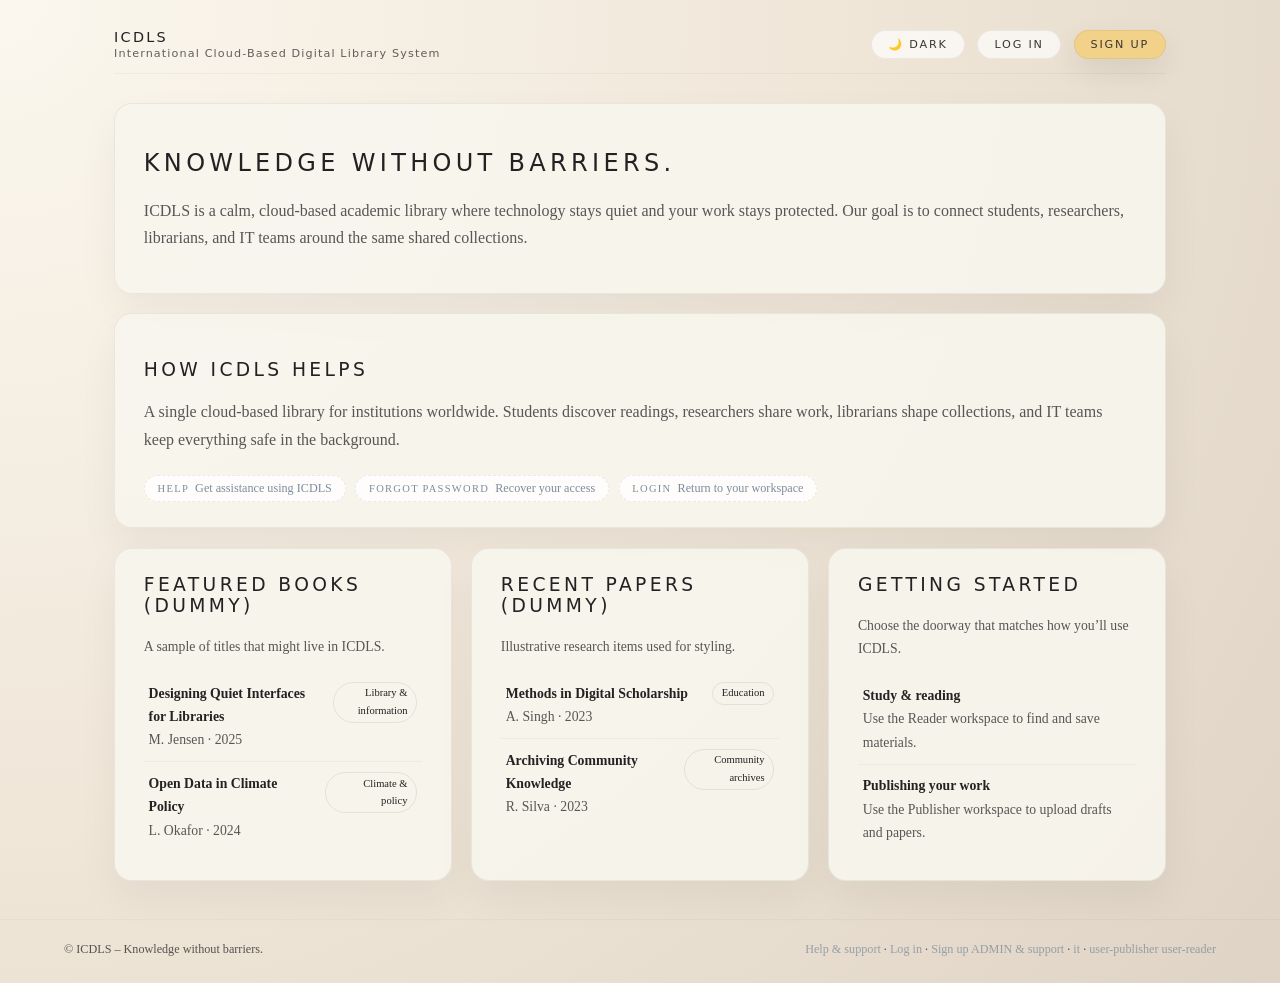
<file: index.html>
<!DOCTYPE html>
<html lang="en">
<head>
  <meta charset="UTF-8" />
  <meta name="viewport" content="width=device-width, initial-scale=1.0" />
  <title>ICDLS – Role Workspaces</title>
  <link rel="stylesheet" href="styles.css">
</head>
<body>
  <div class="app-shell">
    <header class="top-bar">
      <div class="app-logo">
        <span>ICDLS</span>
        <span>International Cloud-Based Digital Library System</span>
      </div>
      <div class="auth-actions">
        <button id="themeToggle" class="btn btn-ghost btn-small">🌙 Dark</button>
        <a href="login.html" class="btn btn-ghost btn-small">Log in</a>
        <a href="signup.html" class="btn btn-primary btn-small">Sign up</a>
      </div>
    </header>

    <main class="stack">
      <section class="card">
        <h1>Knowledge without barriers.</h1>
        <p class="muted">
          ICDLS is a calm, cloud-based academic library where technology stays quiet and your work stays protected.
          Our goal is to connect students, researchers, librarians, and IT teams around the same shared collections.
        </p>
      </section>

      <section class="card">
        <h3>How ICDLS helps</h3>
        <p class="muted">
          A single cloud-based library for institutions worldwide. Students discover readings, researchers share work,
          librarians shape collections, and IT teams keep everything safe in the background.
        </p>
        <div class="shortcut-bar">
          <a class="shortcut-link" href="help.html">
            <span>Help</span>&nbsp; Get assistance using ICDLS
          </a>
          <a class="shortcut-link" href="forgot-password.html">
            <span>Forgot password</span>&nbsp; Recover your access
          </a>
          <a class="shortcut-link" href="login.html">
            <span>Login</span>&nbsp; Return to your workspace
          </a>
        </div>
      </section>

      <section class="landing-grid">
        <div class="card landing-role-card">
          <h3>Featured books (dummy)</h3>
          <p class="muted">A sample of titles that might live in ICDLS.</p>
          <ul class="list">
            <li class="list-item">
              <div class="list-item-main">
                <strong>Designing Quiet Interfaces for Libraries</strong><br>
                <span class="muted">M. Jensen · 2025</span>
              </div>
              <div class="list-item-meta">
                <span class="pill">Library &amp; information</span>
              </div>
            </li>
            <li class="list-item">
              <div class="list-item-main">
                <strong>Open Data in Climate Policy</strong><br>
                <span class="muted">L. Okafor · 2024</span>
              </div>
              <div class="list-item-meta">
                <span class="pill">Climate &amp; policy</span>
              </div>
            </li>
          </ul>
        </div>
        <div class="card landing-role-card">
          <h3>Recent papers (dummy)</h3>
          <p class="muted">Illustrative research items used for styling.</p>
          <ul class="list">
            <li class="list-item">
              <div class="list-item-main">
                <strong>Methods in Digital Scholarship</strong><br>
                <span class="muted">A. Singh · 2023</span>
              </div>
              <div class="list-item-meta">
                <span class="pill">Education</span>
              </div>
            </li>
            <li class="list-item">
              <div class="list-item-main">
                <strong>Archiving Community Knowledge</strong><br>
                <span class="muted">R. Silva · 2023</span>
              </div>
              <div class="list-item-meta">
                <span class="pill">Community archives</span>
              </div>
            </li>
          </ul>
        </div>
        <div class="card landing-role-card">
          <h3>Getting started</h3>
          <p class="muted">Choose the doorway that matches how you’ll use ICDLS.</p>
          <ul class="list">
            <li class="list-item">
              <div class="list-item-main">
                <strong>Study &amp; reading</strong><br>
                <span class="muted">Use the Reader workspace to find and save materials.</span>
              </div>
            </li>
            <li class="list-item">
              <div class="list-item-main">
                <strong>Publishing your work</strong><br>
                <span class="muted">Use the Publisher workspace to upload drafts and papers.</span>
              </div>
            </li>
          </ul>
        </div>
      </section>
    </main>
  </div>

  <footer class="footer">
    <span>© ICDLS – Knowledge without barriers.</span>
    <span>
      <a href="help.html">Help &amp; support</a> ·
      <a href="login.html">Log in</a> ·
      <a href="signup.html">Sign up</a>
      <a href="admin.html">ADMIN &amp; support</a> ·
      <a href="it.html">it</a> ·
      <a href="user-publisher.html">user-publisher </a>
        <a href="user-reader.html">user-reader </a>
    </span>
  </footer>

  <script src="scripts.js"></script>
</body>
</html>
</file>
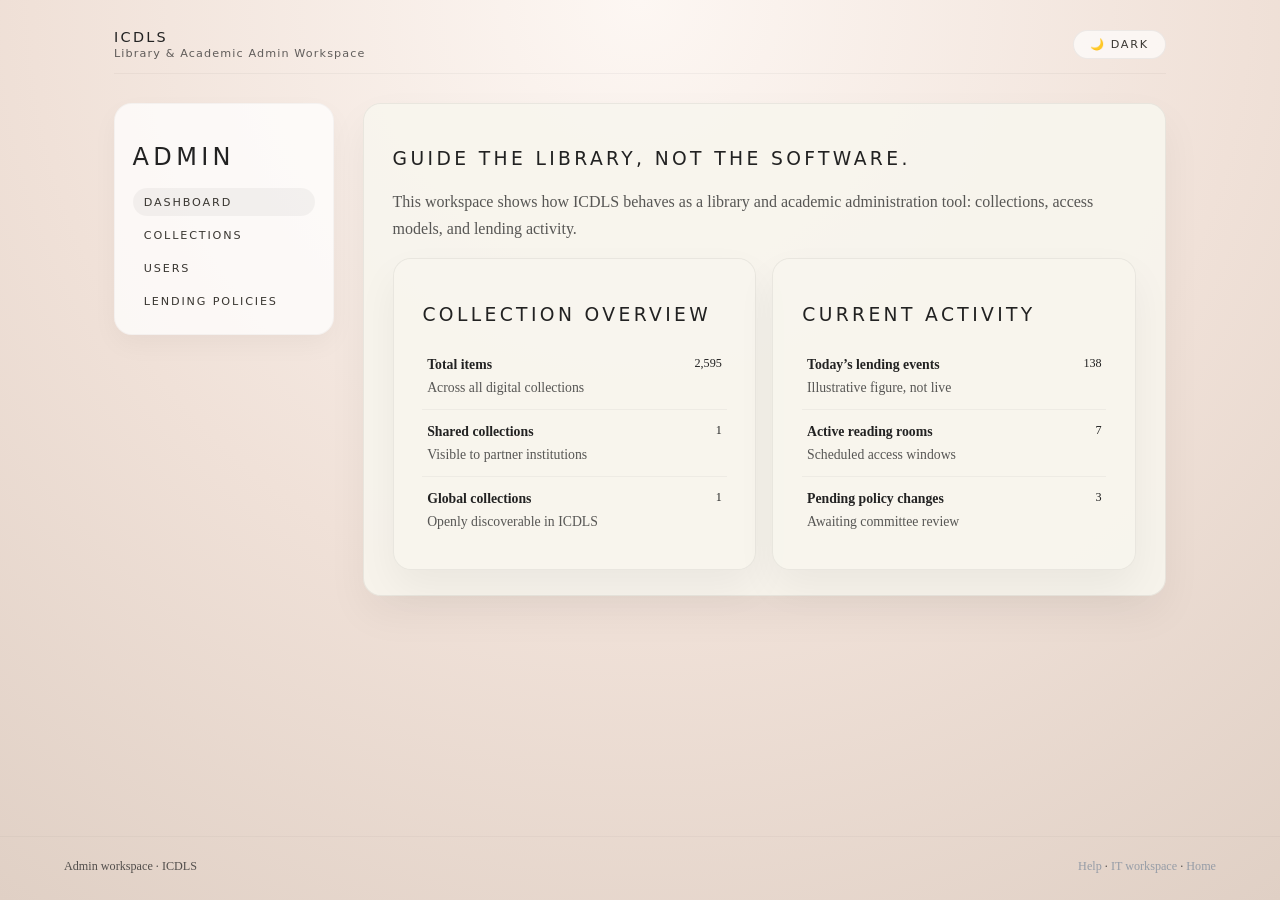
<file: admin.html>
<!DOCTYPE html>
<html lang="en">
<head>
  <meta charset="UTF-8" />
  <meta name="viewport" content="width=device-width, initial-scale=1.0" />
  <title>ICDLS – Admin Workspace</title>
  <link rel="stylesheet" href="styles.css">
</head>
<body data-page="admin">
  <div class="app-shell">
    <header class="top-bar">
      <div class="app-logo">
        <span>ICDLS</span>
        <span>Library & Academic Admin Workspace</span>
      </div>
      <button id="themeToggle" class="btn btn-ghost btn-small">🌙 Dark</button>
    </header>

    <main class="role-layout">
      <aside class="role-sidebar">
        <h2 class="role-name">Admin</h2>
        <nav class="role-nav" id="adminNav">
          <a href="#dashboard" data-section="dashboard" class="is-active"><span>Dashboard</span></a>
          <a href="#collections" data-section="collections"><span>Collections</span></a>
          <a href="#users" data-section="users"><span>Users</span></a>
          <a href="#policies" data-section="policies"><span>Lending policies</span></a>
        </nav>
      </aside>

      <section class="stack" id="adminSections">
        <section id="dashboard" data-section-panel="dashboard" class="card">
          <h1>Guide the library, not the software.</h1>
          <p class="muted">
            This workspace shows how ICDLS behaves as a library and academic administration tool: collections,
            access models, and lending activity.
          </p>
          <div class="stack-row">
            <div class="card">
              <h3>Collection overview</h3>
              <ul class="list" id="adminCollectionSummary">
                <!-- filled by JS -->
              </ul>
            </div>
            <div class="card">
              <h3>Current activity</h3>
              <ul class="list" id="adminActivitySummary">
                <!-- filled by JS -->
              </ul>
            </div>
          </div>
        </section>

        <section id="collections" data-section-panel="collections" class="card" hidden>
          <h2>Collections</h2>
          <p class="muted">Dummy data showing how collections might be expressed and filtered.</p>
          <div class="input-row" style="margin-bottom:0.6rem;">
            <div>
              <label class="label" for="collectionFilter">Access scope</label>
              <select id="collectionFilter">
                <option value="all">All</option>
                <option value="local">Local</option>
                <option value="shared">Shared</option>
                <option value="global">Global</option>
              </select>
            </div>
          </div>
          <table class="table" id="adminCollectionsTable">
            <thead>
              <tr>
                <th>Name</th>
                <th>Items</th>
                <th>Access</th>
                <th>Lending</th>
              </tr>
            </thead>
            <tbody>
              <!-- filled by JS -->
            </tbody>
          </table>
        </section>

        <section id="users" data-section-panel="users" class="card" hidden>
          <h2>Users</h2>
          <p class="muted">Illustrative list of patron groups and roles.</p>
          <table class="table" id="adminUsersTable">
            <thead>
              <tr>
                <th>Group</th>
                <th>Count</th>
                <th>Default role</th>
                <th>Notes</th>
              </tr>
            </thead>
            <tbody>
              <!-- filled by JS -->
            </tbody>
          </table>
        </section>

        <section id="policies" data-section-panel="policies" class="card" hidden>
          <h2>Lending policies</h2>
          <p class="muted">Examples of controlled digital lending rules, written in plain language.</p>
          <ul class="list" id="adminPoliciesList">
            <!-- filled by JS -->
          </ul>
        </section>
      </section>
    </main>
  </div>

  <footer class="footer">
    <span>Admin workspace · ICDLS</span>
    <span>
      <a href="help.html">Help</a> ·
      <a href="it.html">IT workspace</a> ·
      <a href="index.html">Home</a>
    </span>
  </footer>

  <script src="scripts.js"></script>
</body>
</html>
</file>
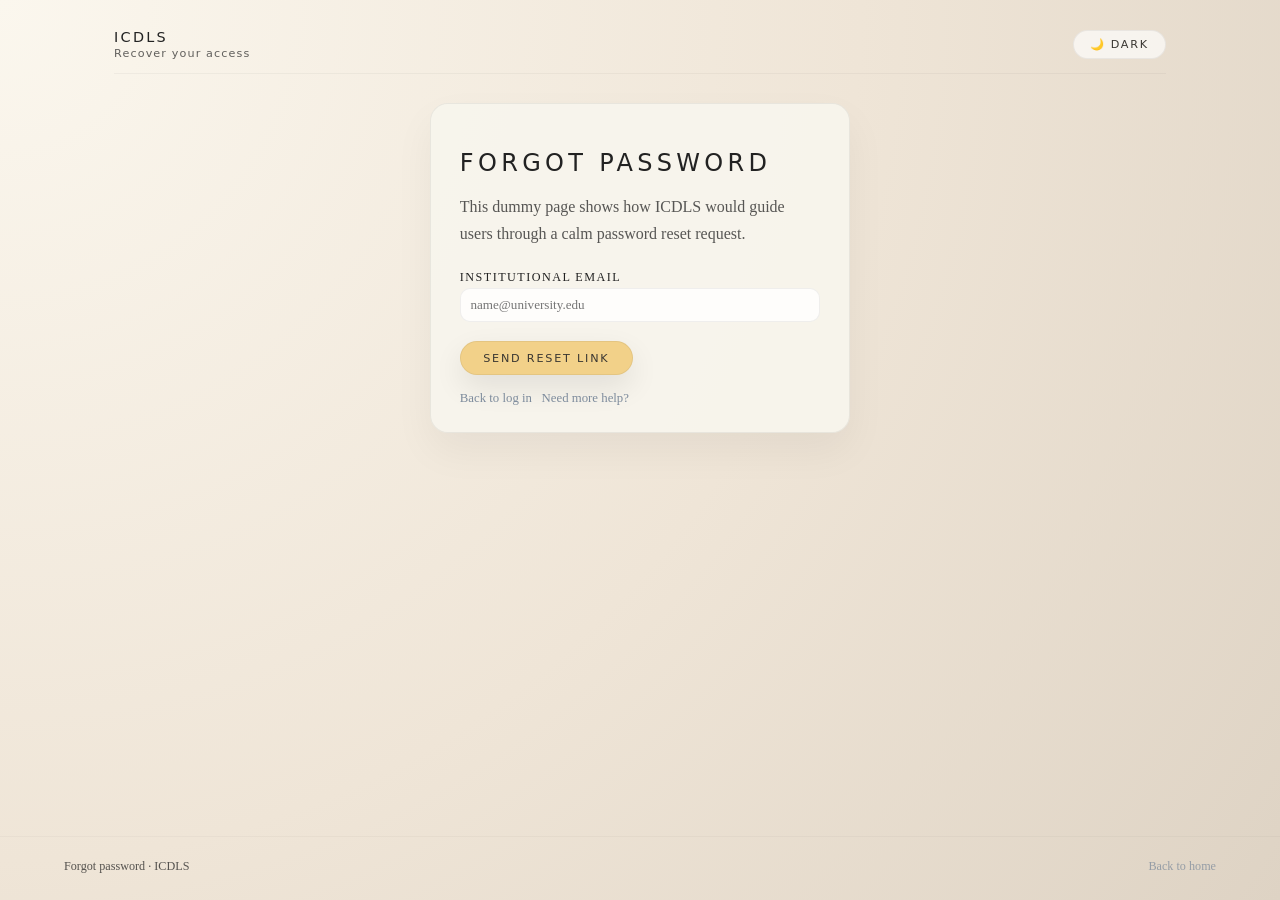
<file: forgot-password.html>
<!DOCTYPE html>
<html lang="en">
<head>
  <meta charset="UTF-8" />
  <meta name="viewport" content="width=device-width, initial-scale=1.0" />
  <title>ICDLS – Forgot password</title>
  <link rel="stylesheet" href="styles.css">
</head>
<body data-page="auth">
  <div class="app-shell">
    <header class="top-bar">
      <div class="app-logo">
        <span>ICDLS</span>
        <span>Recover your access</span>
      </div>      <button id="themeToggle" class="btn btn-ghost btn-small">🌙 Dark</button>    </header>

    <main class="auth-layout">
      <section class="card">
        <div class="auth-header">
          <h1>Forgot password</h1>
          <p class="muted">
            This dummy page shows how ICDLS would guide users through a calm password reset request.
          </p>
        </div>

        <form class="stack" autocomplete="off">
          <div>
            <label class="label" for="forgotEmail">Institutional email</label>
            <input id="forgotEmail" class="input" type="email" placeholder="name@university.edu">
          </div>
          <div>
            <button class="btn btn-primary" type="submit">Send reset link</button>
          </div>
        </form>

        <div class="auth-footer-links">
          <a href="login.html">Back to log in</a>
          <a href="help.html">Need more help?</a>
        </div>
      </section>
    </main>
  </div>

  <footer class="footer">
    <span>Forgot password · ICDLS</span>
    <span><a href="index.html">Back to home</a></span>
  </footer>
  <script src="scripts.js"></script></body>
</html>
</file>
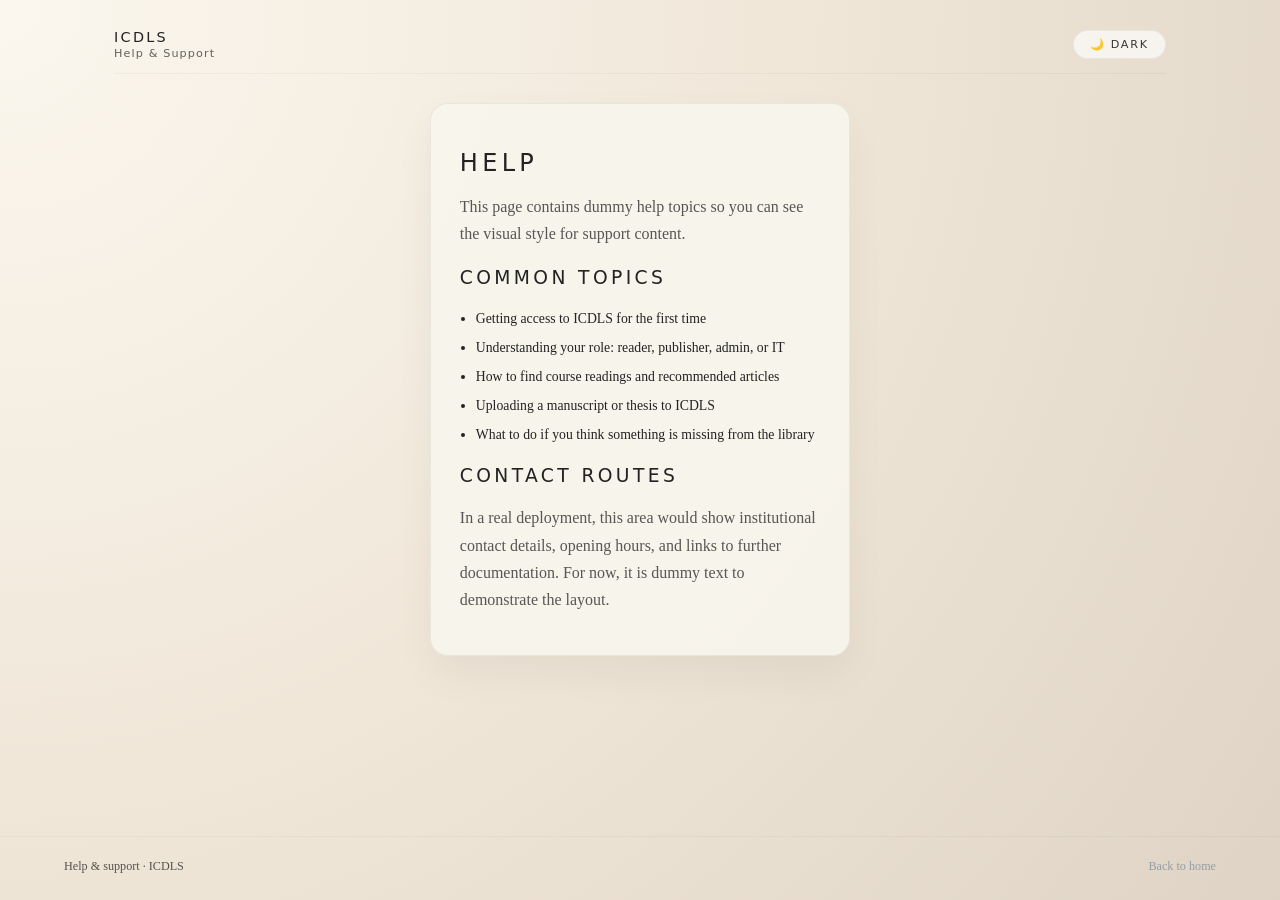
<file: help.html>
<!DOCTYPE html>
<html lang="en">
<head>
  <meta charset="UTF-8" />
  <meta name="viewport" content="width=device-width, initial-scale=1.0" />
  <title>ICDLS – Help & Support</title>
  <link rel="stylesheet" href="styles.css">
</head>
<body data-page="auth">
  <div class="app-shell">
    <header class="top-bar">
      <div class="app-logo">
        <span>ICDLS</span>
        <span>Help & Support</span>
      </div>      <button id="themeToggle" class="btn btn-ghost btn-small">🌙 Dark</button>    </header>

    <main class="auth-layout">
      <section class="card">
        <div class="auth-header">
          <h1>Help</h1>
          <p class="muted">
            This page contains dummy help topics so you can see the visual style for support content.
          </p>
        </div>

        <h3>Common topics</h3>
        <ul class="help-list">
          <li>Getting access to ICDLS for the first time</li>
          <li>Understanding your role: reader, publisher, admin, or IT</li>
          <li>How to find course readings and recommended articles</li>
          <li>Uploading a manuscript or thesis to ICDLS</li>
          <li>What to do if you think something is missing from the library</li>
        </ul>

        <h3>Contact routes</h3>
        <p class="muted">
          In a real deployment, this area would show institutional contact details, opening hours,
          and links to further documentation. For now, it is dummy text to demonstrate the layout.
        </p>
      </section>
    </main>
  </div>

  <footer class="footer">
    <span>Help & support · ICDLS</span>
    <span><a href="index.html">Back to home</a></span>
  </footer>
  <script src="scripts.js"></script></body>
</html>
</file>
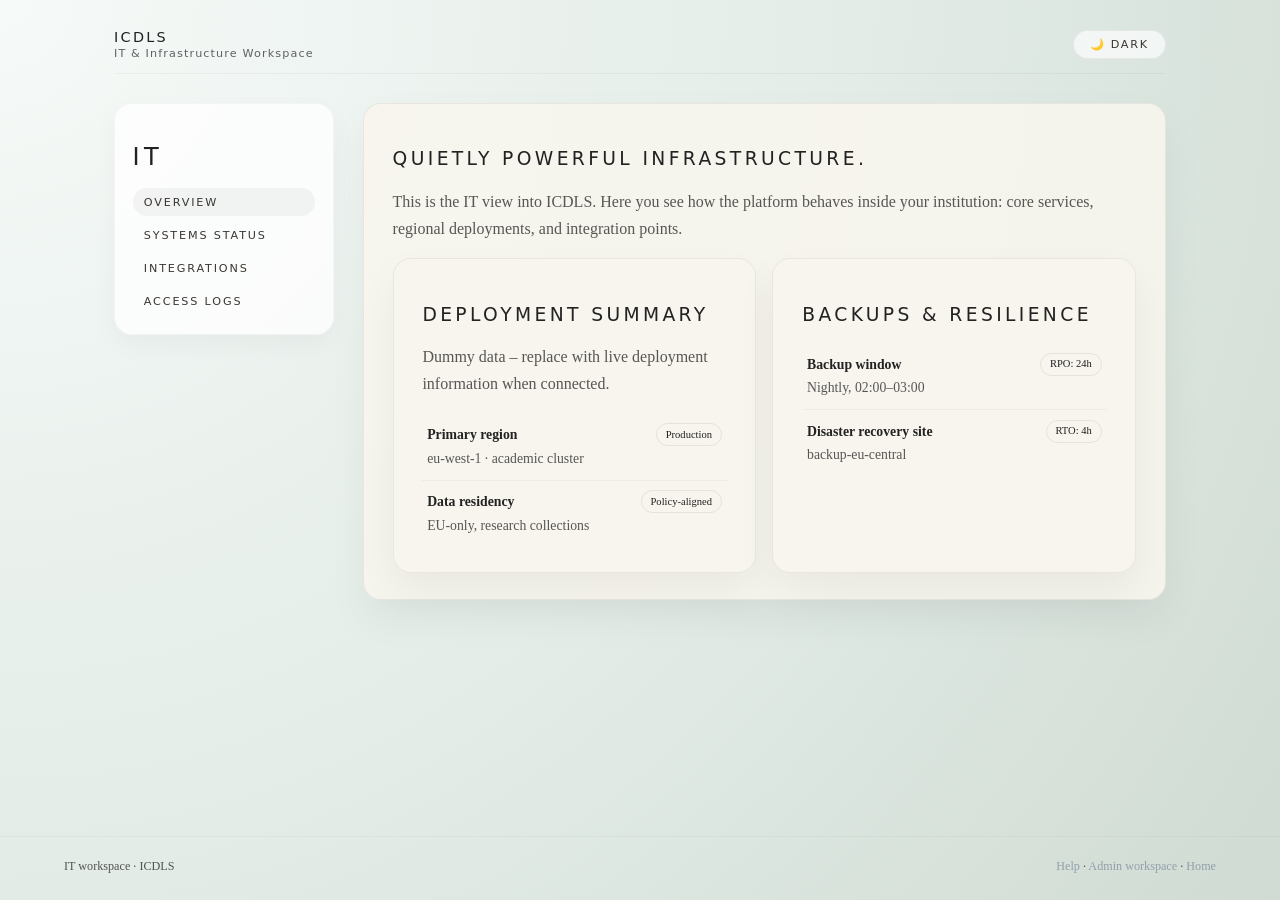
<file: it.html>
<!DOCTYPE html>
<html lang="en">
<head>
  <meta charset="UTF-8" />
  <meta name="viewport" content="width=device-width, initial-scale=1.0" />
  <title>ICDLS – IT Workspace</title>
  <link rel="stylesheet" href="styles.css">
</head>
<body data-page="it">
  <div class="app-shell">
    <header class="top-bar">
      <div class="app-logo">
        <span>ICDLS</span>
        <span>IT & Infrastructure Workspace</span>
      </div>
      <button id="themeToggle" class="btn btn-ghost btn-small">🌙 Dark</button>
    </header>

    <main class="role-layout">
      <aside class="role-sidebar">
        <h2 class="role-name">IT</h2>
        <nav class="role-nav" id="itNav">
          <a href="#overview" data-section="overview" class="is-active"><span>Overview</span></a>
          <a href="#status" data-section="status"><span>Systems status</span></a>
          <a href="#integrations" data-section="integrations"><span>Integrations</span></a>
          <a href="#logs" data-section="logs"><span>Access logs</span></a>
        </nav>
      </aside>

      <section class="stack" id="itSections">
        <section id="overview" data-section-panel="overview" class="card">
          <h1>Quietly powerful infrastructure.</h1>
          <p class="muted">
            This is the IT view into ICDLS. Here you see how the platform behaves inside your institution:
            core services, regional deployments, and integration points.
          </p>
          <div class="stack-row">
            <div class="card">
              <h3>Deployment summary</h3>
              <p class="muted">Dummy data – replace with live deployment information when connected.</p>
              <ul class="list">
                <li class="list-item">
                  <div class="list-item-main">
                    <strong>Primary region</strong><br>
                    <span class="muted">eu-west-1 · academic cluster</span>
                  </div>
                  <div class="list-item-meta">
                    <span class="pill">Production</span>
                  </div>
                </li>
                <li class="list-item">
                  <div class="list-item-main">
                    <strong>Data residency</strong><br>
                    <span class="muted">EU-only, research collections</span>
                  </div>
                  <div class="list-item-meta">
                    <span class="pill">Policy-aligned</span>
                  </div>
                </li>
              </ul>
            </div>
            <div class="card">
              <h3>Backups & resilience</h3>
              <ul class="list">
                <li class="list-item">
                  <div class="list-item-main">
                    <strong>Backup window</strong><br>
                    <span class="muted">Nightly, 02:00–03:00</span>
                  </div>
                  <div class="list-item-meta">
                    <span class="pill">RPO: 24h</span>
                  </div>
                </li>
                <li class="list-item">
                  <div class="list-item-main">
                    <strong>Disaster recovery site</strong><br>
                    <span class="muted">backup-eu-central</span>
                  </div>
                  <div class="list-item-meta">
                    <span class="pill">RTO: 4h</span>
                  </div>
                </li>
              </ul>
            </div>
          </div>
        </section>

        <section id="status" data-section-panel="status" class="card" hidden>
          <div class="stack-row" style="align-items: center; justify-content: space-between;">
            <h2>Systems status</h2>
            <div>
              <span class="label">Filter</span>
              <div class="stack-row">
                <button class="btn btn-ghost btn-small" type="button" data-status-filter="all">All</button>
                <button class="btn btn-ghost btn-small" type="button" data-status-filter="ok">Healthy</button>
                <button class="btn btn-ghost btn-small" type="button" data-status-filter="warn">Needs attention</button>
              </div>
            </div>
          </div>

          <table class="table" id="itStatusTable">
            <thead>
              <tr>
                <th>Service</th>
                <th>Status</th>
                <th>Region</th>
                <th>Latency</th>
              </tr>
            </thead>
            <tbody>
              <!-- filled by JS -->
            </tbody>
          </table>
        </section>

        <section id="integrations" data-section-panel="integrations" class="card" hidden>
          <h2>Integrations</h2>
          <p class="muted">Dummy integrations to illustrate how ICDLS would appear in your landscape.</p>
          <table class="table" id="itIntegrationsTable">
            <thead>
              <tr>
                <th>System</th>
                <th>Type</th>
                <th>Status</th>
                <th>Last sync</th>
              </tr>
            </thead>
            <tbody>
              <!-- filled by JS -->
            </tbody>
          </table>
        </section>

        <section id="logs" data-section-panel="logs" class="card" hidden>
          <h2>Recent access logs</h2>
          <p class="muted">An illustrative slice of log entries, anonymised and simplified.</p>
          <div class="input-row" style="margin-bottom: 0.8rem;">
            <div>
              <label class="label" for="logSearch">Search</label>
              <input id="logSearch" class="input" type="search" placeholder="Search by user, role, or action…">
            </div>
          </div>
          <ul class="list" id="itLogList">
            <!-- filled by JS -->
          </ul>
        </section>
      </section>
    </main>
  </div>

  <footer class="footer">
    <span>IT workspace · ICDLS</span>
    <span>
      <a href="help.html">Help</a> ·
      <a href="admin.html">Admin workspace</a> ·
      <a href="index.html">Home</a>
    </span>
  </footer>

  <script src="scripts.js"></script>
</body>
</html>
</file>
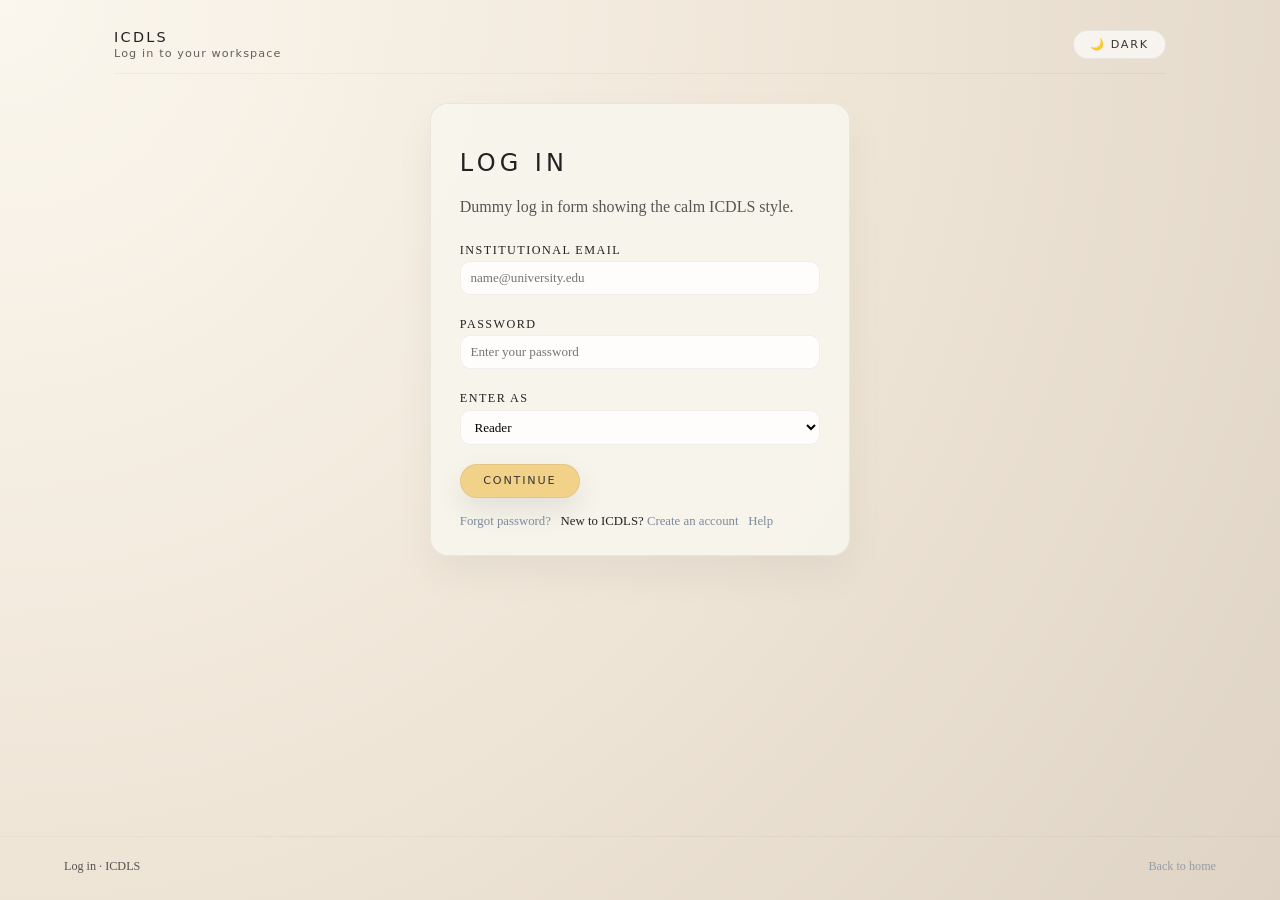
<file: login.html>
<!DOCTYPE html>
<html lang="en">
<head>
  <meta charset="UTF-8" />
  <meta name="viewport" content="width=device-width, initial-scale=1.0" />
  <title>ICDLS – Log in</title>
  <link rel="stylesheet" href="styles.css">
</head>
<body data-page="auth">
  <div class="app-shell">
    <header class="top-bar">
      <div class="app-logo">
        <span>ICDLS</span>
        <span>Log in to your workspace</span>
      </div>
      <button id="themeToggle" class="btn btn-ghost btn-small">🌙 Dark</button>
    </header>

    <main class="auth-layout">
      <section class="card">
        <div class="auth-header">
          <h1>Log in</h1>
          <p class="muted">Dummy log in form showing the calm ICDLS style.</p>
        </div>

        <form class="stack" autocomplete="off">
          <div>
            <label class="label" for="loginEmail">Institutional email</label>
            <input id="loginEmail" class="input" type="email" placeholder="name@university.edu">
          </div>
          <div>
            <label class="label" for="loginPassword">Password</label>
            <input id="loginPassword" class="input" type="password" placeholder="Enter your password">
          </div>
          <div>
            <label class="label" for="loginRole">Enter as</label>
            <select id="loginRole">
              <option>Reader</option>
              <option>Publisher</option>
              <option>Reader & publisher</option>
              <option>Admin</option>
              <option>IT</option>
            </select>
          </div>
          <div>
            <button class="btn btn-primary" type="submit">Continue</button>
          </div>
        </form>

        <div class="auth-footer-links">
          <a href="forgot-password.html">Forgot password?</a>
          <span>New to ICDLS? <a href="signup.html">Create an account</a></span>
          <a href="help.html">Help</a>
        </div>
      </section>
    </main>
  </div>

  <footer class="footer">
    <span>Log in · ICDLS</span>
    <span><a href="index.html">Back to home</a></span>
  </footer>

  <script src="scripts.js"></script>
</body>
</html>
</file>
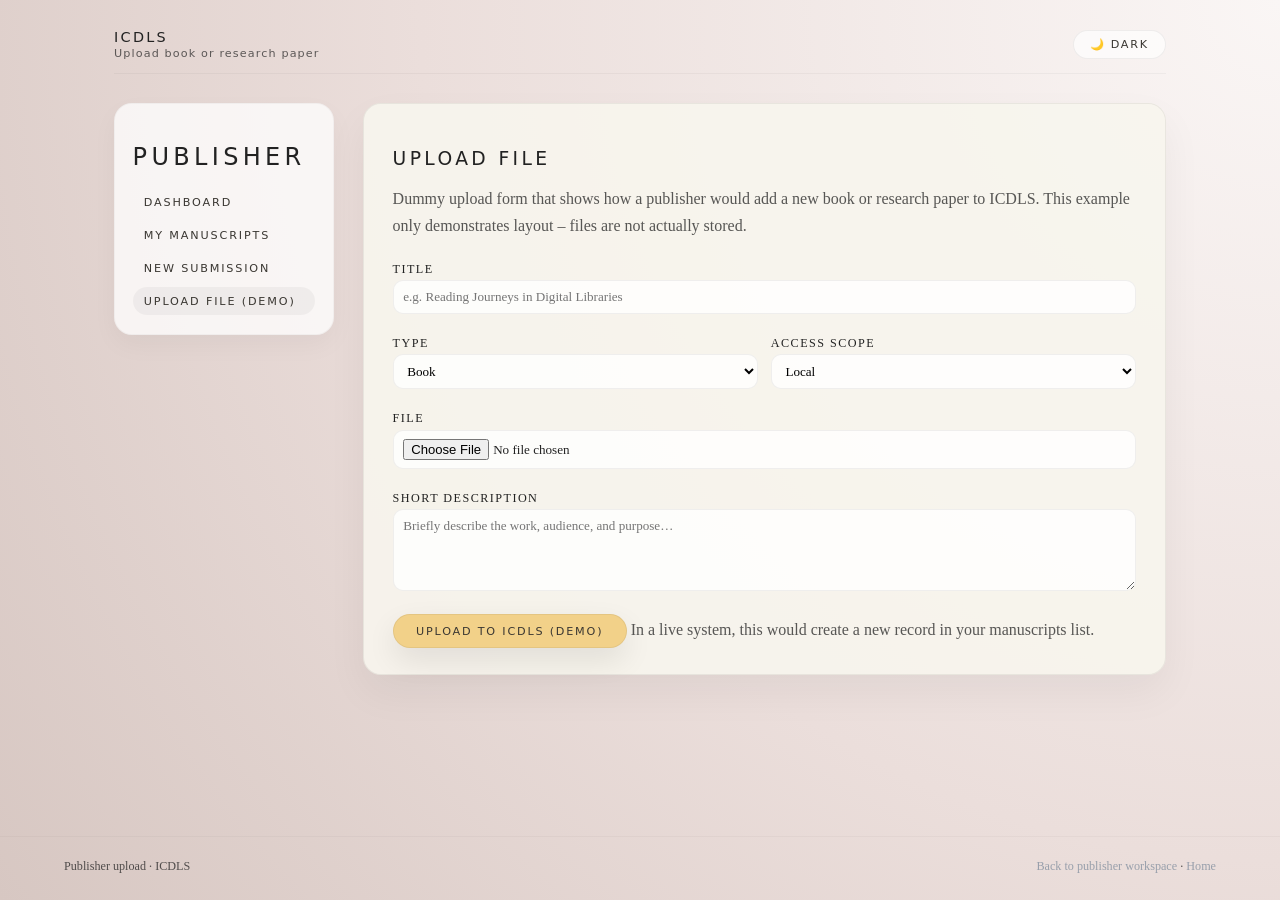
<file: publisher-upload.html>
<!DOCTYPE html>
<html lang="en">
<head>
  <meta charset="UTF-8" />
  <meta name="viewport" content="width=device-width, initial-scale=1.0" />
  <title>ICDLS – Upload manuscript</title>
  <link rel="stylesheet" href="styles.css">
</head>
<body data-page="publisher">
  <div class="app-shell">
    <header class="top-bar">
      <div class="app-logo">
        <span>ICDLS</span>
        <span>Upload book or research paper</span>
      </div>
      <button id="themeToggle" class="btn btn-ghost btn-small">🌙 Dark</button>
    </header>

    <main class="role-layout">
      <aside class="role-sidebar">
        <h2 class="role-name">Publisher</h2>
        <nav class="role-nav">
          <a href="user-publisher.html#dashboard"><span>Dashboard</span></a>
          <a href="user-publisher.html#manuscripts"><span>My manuscripts</span></a>
          <a href="user-publisher.html#new"><span>New submission</span></a>
          <a class="is-active"><span>Upload file (demo)</span></a>
        </nav>
      </aside>

      <section class="stack">
        <section class="card">
          <div class="auth-header">
            <h1>Upload file</h1>
            <p class="muted">
              Dummy upload form that shows how a publisher would add a new book or research paper to ICDLS.
              This example only demonstrates layout – files are not actually stored.
            </p>
          </div>

          <form class="stack" autocomplete="off">
            <div>
              <label class="label" for="uploadTitle">Title</label>
              <input id="uploadTitle" class="input" type="text" placeholder="e.g. Reading Journeys in Digital Libraries">
            </div>
            <div class="input-row">
              <div>
                <label class="label" for="uploadType">Type</label>
                <select id="uploadType">
                  <option>Book</option>
                  <option>Research paper</option>
                  <option>Thesis</option>
                </select>
              </div>
              <div>
                <label class="label" for="uploadScope">Access scope</label>
                <select id="uploadScope">
                  <option>Local</option>
                  <option>Shared</option>
                  <option>Global</option>
                </select>
              </div>
            </div>
            <div>
              <label class="label" for="uploadFile">File</label>
              <input id="uploadFile" class="input" type="file">
            </div>
            <div>
              <label class="label" for="uploadDescription">Short description</label>
              <textarea id="uploadDescription" rows="4" placeholder="Briefly describe the work, audience, and purpose…"></textarea>
            </div>
            <div>
              <button class="btn btn-primary" type="submit">Upload to ICDLS (demo)</button>
              <span class="muted">In a live system, this would create a new record in your manuscripts list.</span>
            </div>
          </form>
        </section>
      </section>
    </main>
  </div>

  <footer class="footer">
    <span>Publisher upload · ICDLS</span>
    <span>
      <a href="user-publisher.html">Back to publisher workspace</a> ·
      <a href="index.html">Home</a>
    </span>
  </footer>
</body>
</html>
</file>
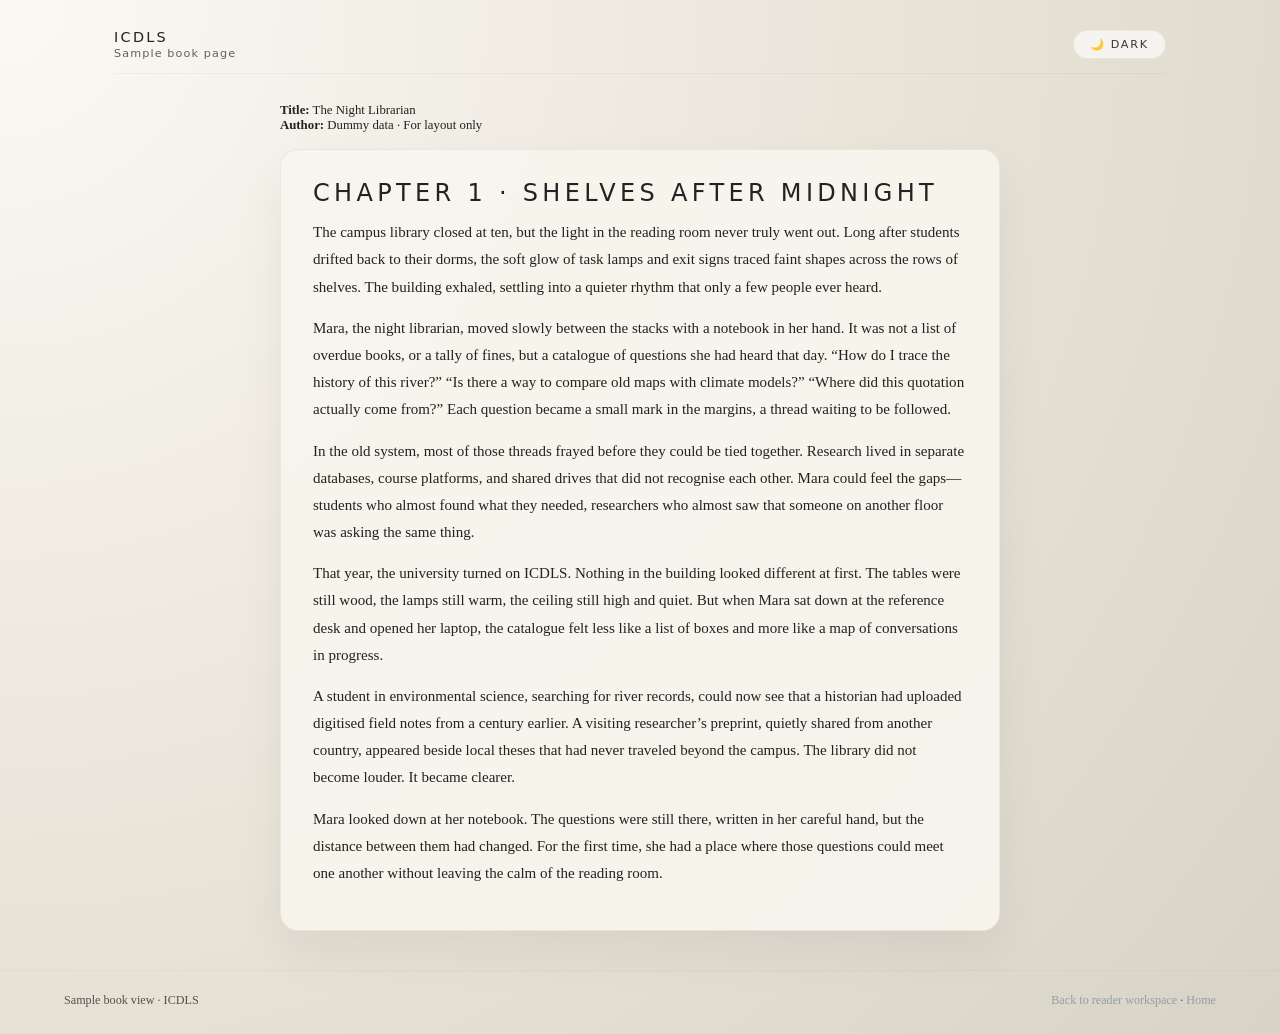
<file: reader-book-story.html>
<!DOCTYPE html>
<html lang="en">
<head>
  <meta charset="UTF-8" />
  <meta name="viewport" content="width=device-width, initial-scale=1.0" />
  <title>ICDLS – Sample Book Story</title>
  <link rel="stylesheet" href="styles.css">
</head>
<body data-page="reader">
  <div class="app-shell">
    <header class="top-bar">
      <div class="app-logo">
        <span>ICDLS</span>
        <span>Sample book page</span>
      </div>
      <button id="themeToggle" class="btn btn-ghost btn-small">🌙 Dark</button>
    </header>

    <main class="book-layout">
      <section class="book-meta">
        <strong>Title:</strong> The Night Librarian<br>
        <strong>Author:</strong> Dummy data · For layout only
      </section>

      <section class="book-page">
        <h2>Chapter 1 · Shelves After Midnight</h2>
        <p>
          The campus library closed at ten, but the light in the reading room never truly went out. Long after
          students drifted back to their dorms, the soft glow of task lamps and exit signs traced faint shapes
          across the rows of shelves. The building exhaled, settling into a quieter rhythm that only a few
          people ever heard.
        </p>
        <p>
          Mara, the night librarian, moved slowly between the stacks with a notebook in her hand. It was not
          a list of overdue books, or a tally of fines, but a catalogue of questions she had heard that day.
          “How do I trace the history of this river?” “Is there a way to compare old maps with climate models?”
          “Where did this quotation actually come from?” Each question became a small mark in the margins,
          a thread waiting to be followed.
        </p>
        <p>
          In the old system, most of those threads frayed before they could be tied together. Research lived
          in separate databases, course platforms, and shared drives that did not recognise each other. Mara
          could feel the gaps—students who almost found what they needed, researchers who almost saw that
          someone on another floor was asking the same thing.
        </p>
        <p>
          That year, the university turned on ICDLS. Nothing in the building looked different at first.
          The tables were still wood, the lamps still warm, the ceiling still high and quiet. But when Mara
          sat down at the reference desk and opened her laptop, the catalogue felt less like a list of boxes
          and more like a map of conversations in progress.
        </p>
        <p>
          A student in environmental science, searching for river records, could now see that a historian had
          uploaded digitised field notes from a century earlier. A visiting researcher’s preprint, quietly
          shared from another country, appeared beside local theses that had never traveled beyond the campus.
          The library did not become louder. It became clearer.
        </p>
        <p>
          Mara looked down at her notebook. The questions were still there, written in her careful hand,
          but the distance between them had changed. For the first time, she had a place where those questions
          could meet one another without leaving the calm of the reading room.
        </p>
      </section>
    </main>
  </div>

  <footer class="footer">
    <span>Sample book view · ICDLS</span>
    <span>
      <a href="user-reader.html">Back to reader workspace</a> ·
      <a href="index.html">Home</a>
    </span>
  </footer>

  <script src="scripts.js"></script>
</body>
</html>
</file>
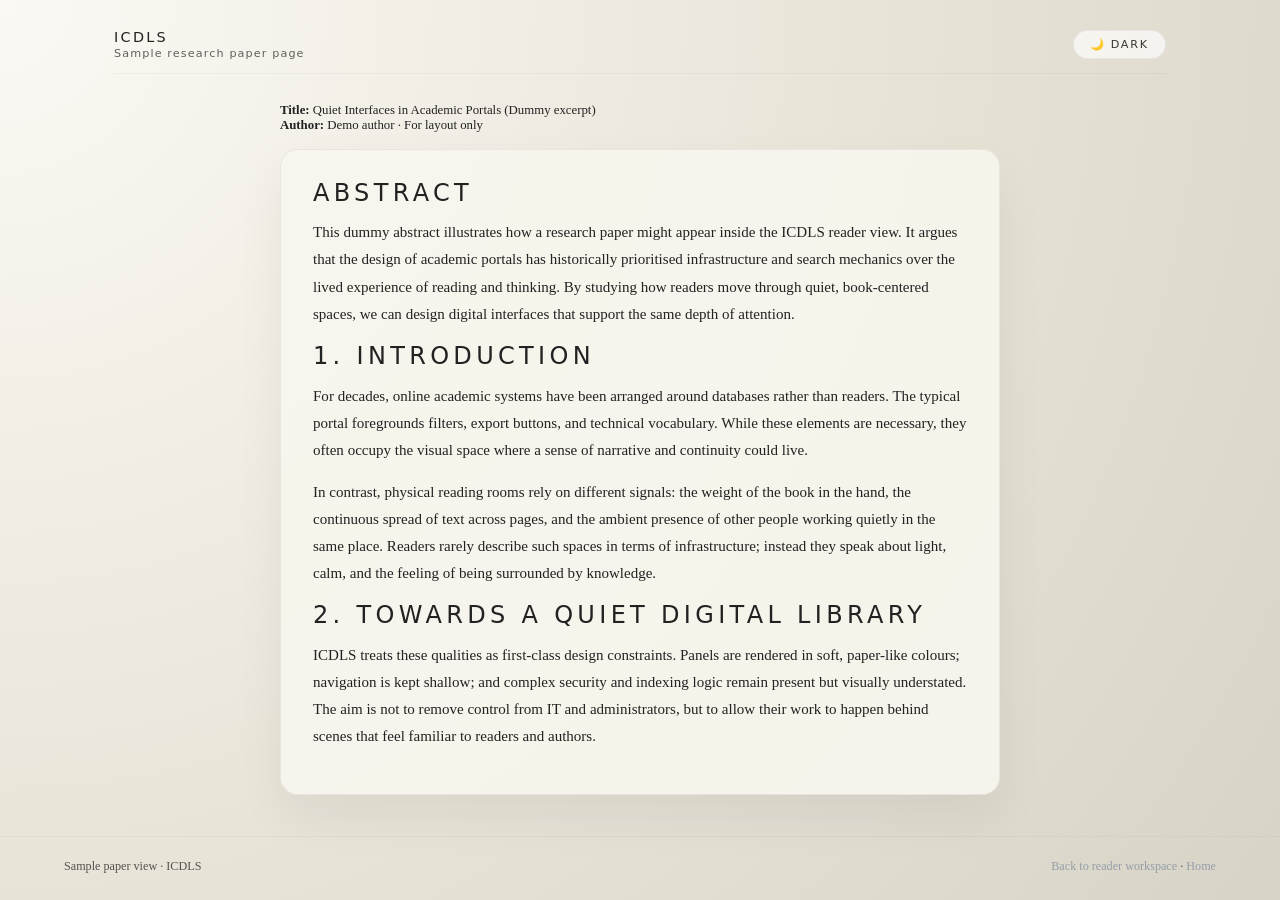
<file: reader-paper-sample.html>
<!DOCTYPE html>
<html lang="en">
<head>
  <meta charset="UTF-8" />
  <meta name="viewport" content="width=device-width, initial-scale=1.0" />
  <title>ICDLS – Sample Research Paper</title>
  <link rel="stylesheet" href="styles.css">
</head>
<body data-page="reader">
  <div class="app-shell">
    <header class="top-bar">
      <div class="app-logo">
        <span>ICDLS</span>
        <span>Sample research paper page</span>
      </div>
      <button id="themeToggle" class="btn btn-ghost btn-small">🌙 Dark</button>
    </header>

    <main class="book-layout">
      <section class="book-meta">
        <strong>Title:</strong> Quiet Interfaces in Academic Portals (Dummy excerpt)<br>
        <strong>Author:</strong> Demo author · For layout only
      </section>

      <section class="book-page">
        <h2>Abstract</h2>
        <p>
          This dummy abstract illustrates how a research paper might appear inside the ICDLS reader view.
          It argues that the design of academic portals has historically prioritised infrastructure and
          search mechanics over the lived experience of reading and thinking. By studying how readers move
          through quiet, book-centered spaces, we can design digital interfaces that support the same depth
          of attention.
        </p>

        <h2>1. Introduction</h2>
        <p>
          For decades, online academic systems have been arranged around databases rather than readers. The
          typical portal foregrounds filters, export buttons, and technical vocabulary. While these elements
          are necessary, they often occupy the visual space where a sense of narrative and continuity could live.
        </p>
        <p>
          In contrast, physical reading rooms rely on different signals: the weight of the book in the hand,
          the continuous spread of text across pages, and the ambient presence of other people working quietly
          in the same place. Readers rarely describe such spaces in terms of infrastructure; instead they speak
          about light, calm, and the feeling of being surrounded by knowledge.
        </p>

        <h2>2. Towards a quiet digital library</h2>
        <p>
          ICDLS treats these qualities as first-class design constraints. Panels are rendered in soft, paper-like
          colours; navigation is kept shallow; and complex security and indexing logic remain present but visually
          understated. The aim is not to remove control from IT and administrators, but to allow their work to
          happen behind scenes that feel familiar to readers and authors.
        </p>
      </section>
    </main>
  </div>

  <footer class="footer">
    <span>Sample paper view · ICDLS</span>
    <span>
      <a href="user-reader.html">Back to reader workspace</a> ·
      <a href="index.html">Home</a>
    </span>
  </footer>

  <script src="scripts.js"></script>
</body>
</html>
</file>
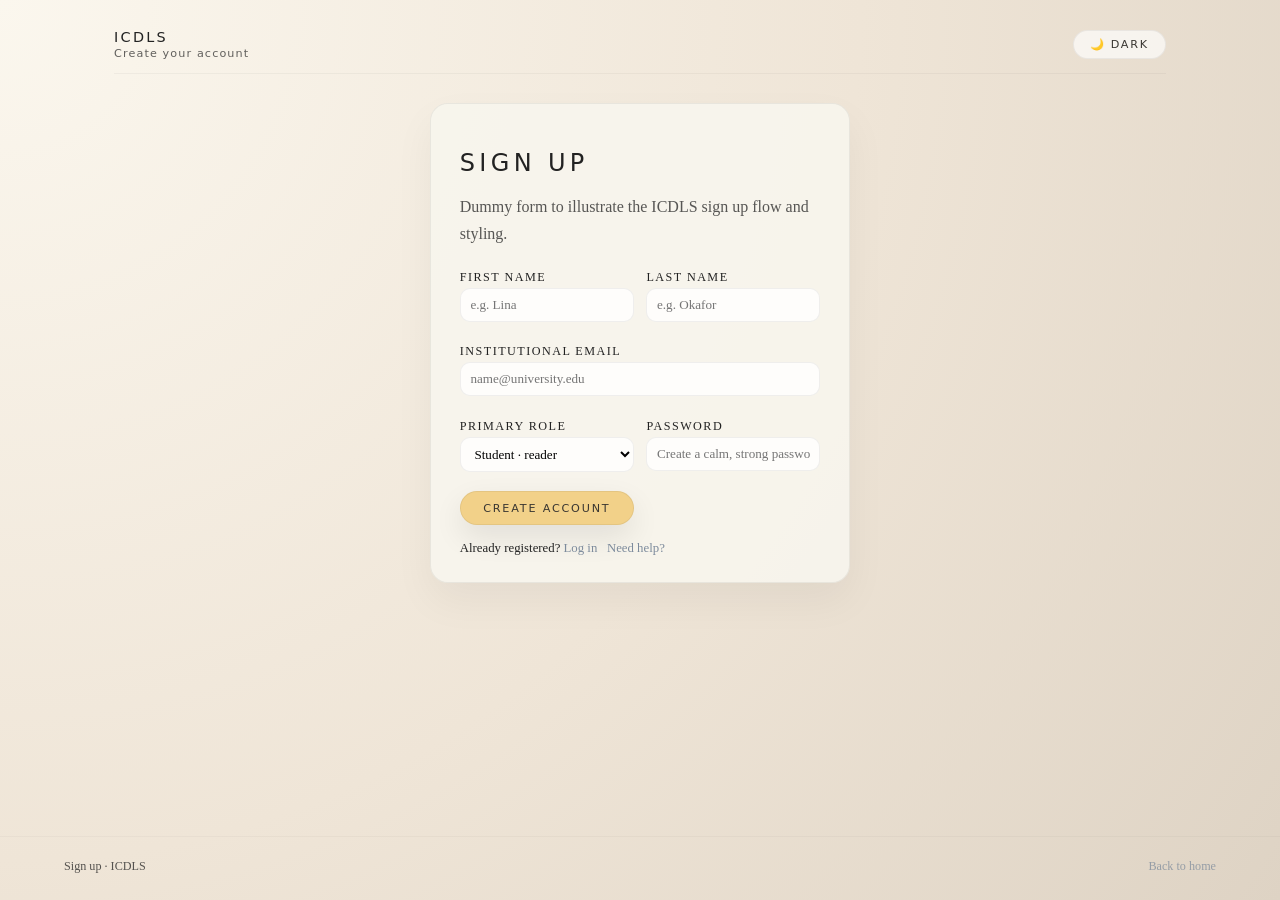
<file: signup.html>
<!DOCTYPE html>
<html lang="en">
<head>
  <meta charset="UTF-8" />
  <meta name="viewport" content="width=device-width, initial-scale=1.0" />
  <title>ICDLS – Sign up</title>
  <link rel="stylesheet" href="styles.css">
</head>
<body data-page="auth">
  <div class="app-shell">
    <header class="top-bar">
      <div class="app-logo">
        <span>ICDLS</span>
        <span>Create your account</span>
      </div>
      <button id="themeToggle" class="btn btn-ghost btn-small">🌙 Dark</button>
    </header>

    <main class="auth-layout">
      <section class="card">
        <div class="auth-header">
          <h1>Sign up</h1>
          <p class="muted">Dummy form to illustrate the ICDLS sign up flow and styling.</p>
        </div>

        <form class="stack" autocomplete="off">
          <div class="input-row">
            <div>
              <label class="label" for="signupFirstName">First name</label>
              <input id="signupFirstName" class="input" type="text" placeholder="e.g. Lina">
            </div>
            <div>
              <label class="label" for="signupLastName">Last name</label>
              <input id="signupLastName" class="input" type="text" placeholder="e.g. Okafor">
            </div>
          </div>
          <div>
            <label class="label" for="signupEmail">Institutional email</label>
            <input id="signupEmail" class="input" type="email" placeholder="name@university.edu">
          </div>
          <div class="input-row">
            <div>
              <label class="label" for="signupRole">Primary role</label>
              <select id="signupRole">
                <option>Student · reader</option>
                <option>Researcher · reader & publisher</option>
                <option>Faculty · reader & publisher</option>
                <option>Librarian / admin</option>
                <option>IT · infrastructure</option>
              </select>
            </div>
            <div>
              <label class="label" for="signupPassword">Password</label>
              <input id="signupPassword" class="input" type="password" placeholder="Create a calm, strong password">
            </div>
          </div>
          <div>
            <button class="btn btn-primary" type="submit">Create account</button>
          </div>
        </form>

        <div class="auth-footer-links">
          <span>Already registered? <a href="login.html">Log in</a></span>
          <a href="help.html">Need help?</a>
        </div>
      </section>
    </main>
  </div>

  <footer class="footer">
    <span>Sign up · ICDLS</span>
    <span><a href="index.html">Back to home</a></span>
  </footer>

  <script src="scripts.js"></script>
</body>
</html>
</file>
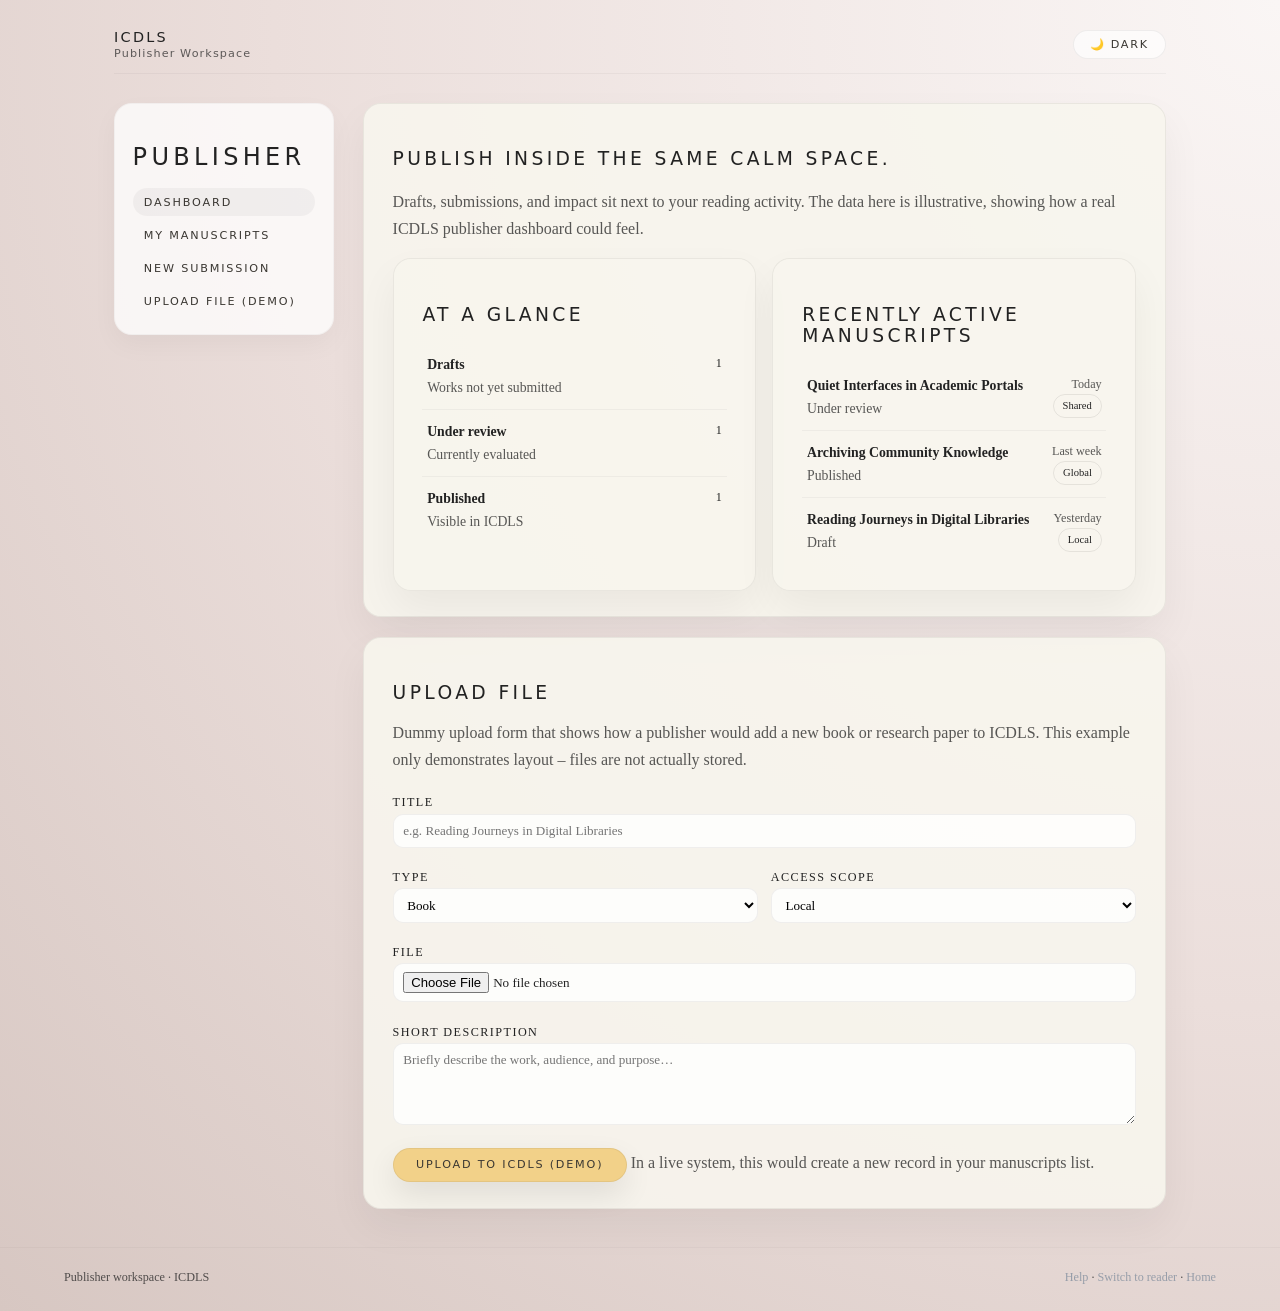
<file: user-publisher.html>
<!DOCTYPE html>
<html lang="en">
<head>
  <meta charset="UTF-8" />
  <meta name="viewport" content="width=device-width, initial-scale=1.0" />
  <title>ICDLS – Publisher Workspace</title>
  <link rel="stylesheet" href="styles.css">
</head>
<body data-page="publisher">
  <div class="app-shell">
    <header class="top-bar">
      <div class="app-logo">
        <span>ICDLS</span>
        <span>Publisher Workspace</span>
      </div>
      <button id="themeToggle" class="btn btn-ghost btn-small">🌙 Dark</button>
    </header>

    <main class="role-layout">
      <aside class="role-sidebar">
        <h2 class="role-name">Publisher</h2>
        <nav class="role-nav" id="publisherNav">
          <a href="#dashboard" data-section="dashboard" class="is-active"><span>Dashboard</span></a>
          <a href="#manuscripts" data-section="manuscripts"><span>My manuscripts</span></a>
          <a href="#new" data-section="new"><span>New submission</span></a>
          <a href="#upload" data-section="upload"><span>Upload file (demo)</span></a>
        </nav>
      </aside>

      <section class="stack" id="publisherSections">
        <section id="dashboard" data-section-panel="dashboard" class="card">
          <h1>Publish inside the same calm space.</h1>
          <p class="muted">
            Drafts, submissions, and impact sit next to your reading activity. The data here is illustrative,
            showing how a real ICDLS publisher dashboard could feel.
          </p>
          <div class="stack-row">
            <div class="card">
              <h3>At a glance</h3>
              <ul class="list" id="publisherSummary">
                <!-- filled by JS -->
              </ul>
            </div>
            <div class="card">
              <h3>Recently active manuscripts</h3>
              <ul class="list" id="publisherRecent">
                <!-- filled by JS -->
              </ul>
            </div>
          </div>
        </section>

        <section id="manuscripts" data-section-panel="manuscripts" class="card" hidden>
          <h2>My manuscripts</h2>
          <p class="muted">Dummy list of works across different statuses.</p>
          <table class="table" id="publisherManuscriptsTable">
            <thead>
              <tr>
                <th>Title</th>
                <th>Status</th>
                <th>Access scope</th>
                <th>Last updated</th>
              </tr>
            </thead>
            <tbody>
              <!-- filled by JS -->
            </tbody>
          </table>
        </section>

        <section id="new" data-section-panel="new" class="card" hidden>
          <h2>New submission</h2>
          <p class="muted">A simple, guided form for uploading a new manuscript. This demo only updates the on-page list.</p>
          <form id="publisherForm" class="stack" autocomplete="off">
            <div>
              <label class="label" for="manuscriptTitle">Title</label>
              <input id="manuscriptTitle" class="input" type="text" required placeholder="e.g. Quiet Interfaces in Academic Portals">
            </div>
            <div class="input-row">
              <div>
                <label class="label" for="manuscriptDiscipline">Discipline</label>
                <input id="manuscriptDiscipline" class="input" type="text" placeholder="e.g. Library & information science">
              </div>
              <div>
                <label class="label" for="manuscriptScope">Access scope</label>
                <select id="manuscriptScope">
                  <option value="Local">Local</option>
                  <option value="Shared">Shared</option>
                  <option value="Global">Global</option>
                </select>
              </div>
            </div>
            <div>
              <label class="label" for="manuscriptAbstract">Abstract</label>
              <textarea id="manuscriptAbstract" rows="4" placeholder="Short abstract or description…"></textarea>
            </div>
            <div>
              <button class="btn btn-primary" type="submit">Save as draft</button>
              <span class="muted">The draft will appear in “My manuscripts” with status Draft.</span>
            </div>
          </form>
        </section>
         <section id="upload" data-section-panel="upload" class="card" hidden></section>
            <section class="card">
          <div class="auth-header">
            <h1>Upload file</h1>
            <p class="muted">
              Dummy upload form that shows how a publisher would add a new book or research paper to ICDLS.
              This example only demonstrates layout – files are not actually stored.
            </p>
          </div>

          <form class="stack" autocomplete="off">
            <div>
              <label class="label" for="uploadTitle">Title</label>
              <input id="uploadTitle" class="input" type="text" placeholder="e.g. Reading Journeys in Digital Libraries">
            </div>
            <div class="input-row">
              <div>
                <label class="label" for="uploadType">Type</label>
                <select id="uploadType">
                  <option>Book</option>
                  <option>Research paper</option>
                  <option>Thesis</option>
                </select>
              </div>
              <div>
                <label class="label" for="uploadScope">Access scope</label>
                <select id="uploadScope">
                  <option>Local</option>
                  <option>Shared</option>
                  <option>Global</option>
                </select>
              </div>
            </div>
            <div>
              <label class="label" for="uploadFile">File</label>
              <input id="uploadFile" class="input" type="file">
            </div>
            <div>
              <label class="label" for="uploadDescription">Short description</label>
              <textarea id="uploadDescription" rows="4" placeholder="Briefly describe the work, audience, and purpose…"></textarea>
            </div>
            <div>
              <button class="btn btn-primary" type="submit">Upload to ICDLS (demo)</button>
              <span class="muted">In a live system, this would create a new record in your manuscripts list.</span>
            </div>
          </form>
        </section>
        </section>
      </section>
    </main>
  </div>
 

  <footer class="footer">
    <span>Publisher workspace · ICDLS</span>
    <span>
      <a href="help.html">Help</a> ·
      <a href="user-reader.html">Switch to reader</a> ·
      <a href="index.html">Home</a>
    </span>
  </footer>

  <script src="scripts.js"></script>
</body>
</html>
</file>
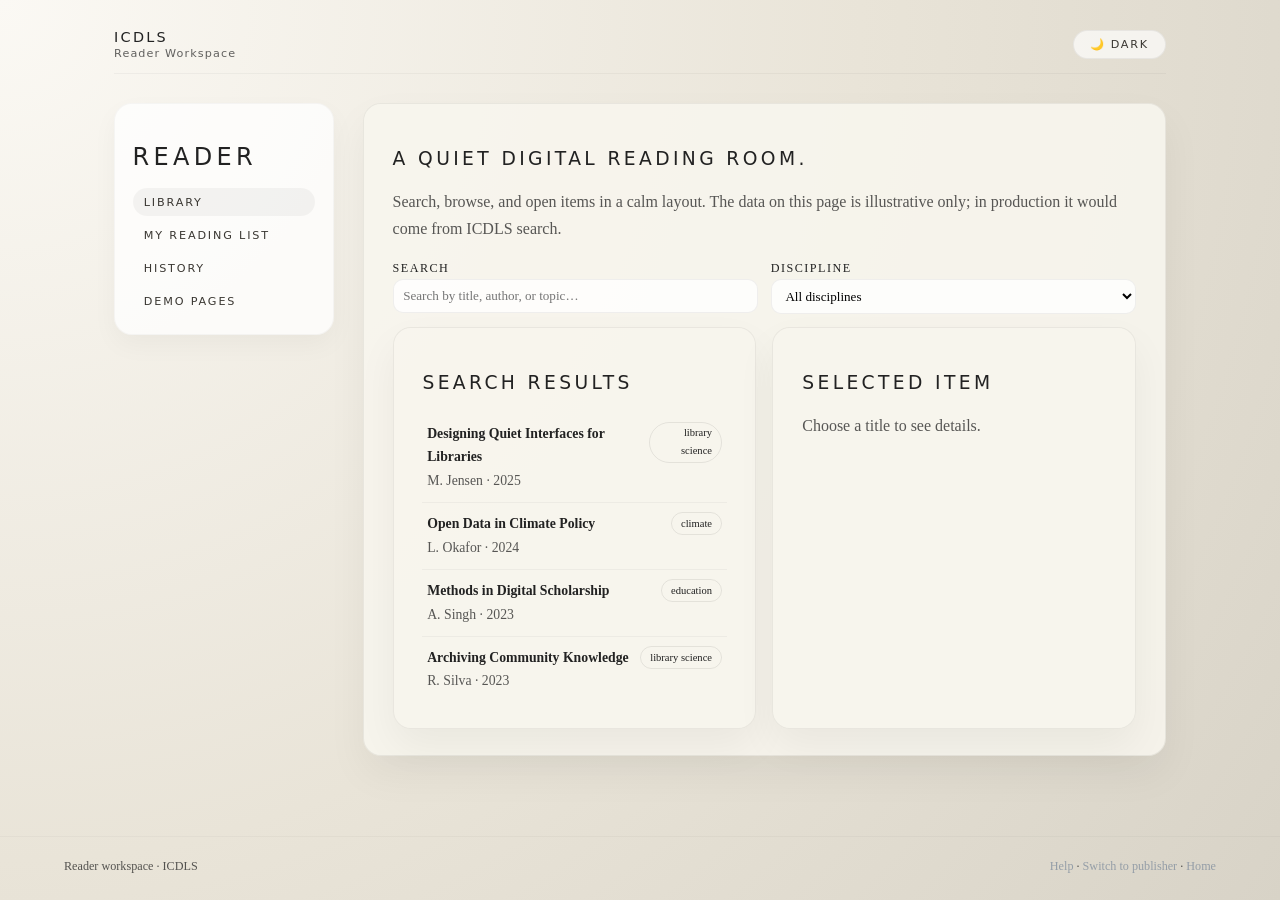
<file: user-reader.html>
<!DOCTYPE html>
<html lang="en">
<head>
  <meta charset="UTF-8" />
  <meta name="viewport" content="width=device-width, initial-scale=1.0" />
  <title>ICDLS – Reader Workspace</title>
  <link rel="stylesheet" href="styles.css">
</head>
<body data-page="reader">
  <div class="app-shell">
    <header class="top-bar">
      <div class="app-logo">
        <span>ICDLS</span>
        <span>Reader Workspace</span>
      </div>
      <button id="themeToggle" class="btn btn-ghost btn-small">🌙 Dark</button>
    </header>

    <main class="role-layout">
      <aside class="role-sidebar">
        <h2 class="role-name">Reader</h2>
        <nav class="role-nav" id="readerNav">
          <a href="#library" data-section="library" class="is-active"><span>Library</span></a>
          <a href="#list" data-section="list"><span>My reading list</span></a>
          <a href="#history" data-section="history"><span>History</span></a>
          <a href="#demo" data-section="demo"><span>Demo pages</span></a>
        </nav>
      </aside>

      <section class="stack" id="readerSections">
        <section id="library" data-section-panel="library" class="card">
          <h1>A quiet digital reading room.</h1>
          <p class="muted">
            Search, browse, and open items in a calm layout. The data on this page is illustrative only;
            in production it would come from ICDLS search.
          </p>
          <div class="input-row" style="margin-bottom: 0.8rem;">
            <div>
              <label class="label" for="readerSearch">Search</label>
              <input id="readerSearch" class="input" type="search" placeholder="Search by title, author, or topic…">
            </div>
            <div>
              <label class="label" for="readerDiscipline">Discipline</label>
              <select id="readerDiscipline">
                <option value="all">All disciplines</option>
                <option value="library-science">Library & information</option>
                <option value="climate">Climate & policy</option>
                <option value="education">Education</option>
              </select>
            </div>
          </div>

          <div class="stack-row">
            <div class="card">
              <h3>Search results</h3>
              <ul class="list" id="readerResults">
                <!-- filled by JS -->
              </ul>
            </div>
            <div class="card">
              <h3>Selected item</h3>
              <p id="readerSelectedEmpty" class="muted">Choose a title to see details.</p>
              <div id="readerSelected" hidden>
                <p><strong id="readerSelectedTitle"></strong></p>
                <p class="muted" id="readerSelectedMeta"></p>
                <p id="readerSelectedAbstract"></p>
                <button class="btn btn-primary btn-small" type="button" id="readerAddToListBtn">Add to my reading list</button>
              </div>
            </div>
          </div>
        </section>

        <section id="list" data-section-panel="list" class="card" hidden>
          <h2>My reading list</h2>
          <p class="muted">This list is stored only in the browser for now (dummy data plus anything you add).</p>
          <ul class="list" id="readerList">
            <!-- filled by JS -->
          </ul>
        </section>

        <section id="history" data-section-panel="history" class="card" hidden>
          <h2>Recent history</h2>
          <p class="muted">Illustrative reading history, sorted by most recent.</p>
          <ul class="list" id="readerHistory">
            <!-- filled by JS -->
          </ul>
        </section>

        <section id="demo" data-section-panel="demo" class="card" hidden>
          <h2>Demo book & paper pages</h2>
          <p class="muted">Select a sample to see how a full book or research paper appears inside ICDLS.</p>
          <ul class="list">
            <li class="list-item">
              <div class="list-item-main">
                <strong>The Night Librarian</strong><br>
                <span class="muted">Sample story laid out like a book chapter.</span>
              </div>
              <div class="list-item-meta">
                <a href="#" id="openBook">Open book view</a>
              </div>
            </li>
            <li class="list-item">
              <div class="list-item-main">
                <strong>Quiet Interfaces in Academic Portals</strong><br>
                <span class="muted">Sample research paper excerpt in reader layout.</span>
              </div>
              <div class="list-item-meta">
                <a href="#" id="openPaper">Open paper view</a>
              </div>
            </li>
          </ul>
          <div id="demoContent" hidden>
            <div id="demoBook" hidden>
              <section class="book-meta">
                <strong>Title:</strong> The Night Librarian<br>
                <strong>Author:</strong> Dummy data · For layout only
              </section>
              <section class="book-page">
                <h2>Chapter 1 · Shelves After Midnight</h2>
                <p>
                  The campus library closed at ten, but the light in the reading room never truly went out. Long after
                  students drifted back to their dorms, the soft glow of task lamps and exit signs traced faint shapes
                  across the rows of shelves. The building exhaled, settling into a quieter rhythm that only a few
                  people ever heard.
                </p>
                <p>
                  Mara, the night librarian, moved slowly between the stacks with a notebook in her hand. It was not
                  a list of overdue books, or a tally of fines, but a catalogue of questions she had heard that day.
                  "How do I trace the history of this river?" "Is there a way to compare old maps with climate models?"
                  "Where did this quotation actually come from?" Each question became a small mark in the margins,
                  a thread waiting to be followed.
                </p>
                <p>
                  In the old system, most of those threads frayed before they could be tied together. Research lived
                  in separate databases, course platforms, and shared drives that did not recognise each other. Mara
                  could feel the gaps—students who almost found what they needed, researchers who almost saw that
                  someone on another floor was asking the same thing.
                </p>
                <p>
                  That year, the university turned on ICDLS. Nothing in the building looked different at first.
                  The tables were still wood, the lamps still warm, the ceiling still high and quiet. But when Mara
                  sat down at the reference desk and opened her laptop, the catalogue felt less like a list of boxes
                  and more like a map of conversations in progress.
                </p>
                <p>
                  A student in environmental science, searching for river records, could now see that a historian had
                  uploaded digitised field notes from a century earlier. A visiting researcher’s preprint, quietly
                  shared from another country, appeared beside local theses that had never traveled beyond the campus.
                  The library did not become louder. It became clearer.
                </p>
                <p>
                  Mara looked down at her notebook. The questions were still there, written in her careful hand,
                  but the distance between them had changed. For the first time, she had a place where those questions
                  could meet one another without leaving the calm of the reading room.
                </p>
              </section>
            </div>
            <div id="demoPaper" hidden>
              <section class="book-meta">
                <strong>Title:</strong> Quiet Interfaces in Academic Portals (Dummy excerpt)<br>
                <strong>Author:</strong> Demo author · For layout only
              </section>
              <section class="book-page">
                <h2>Abstract</h2>
                <p>
                  This dummy abstract illustrates how a research paper might appear inside the ICDLS reader view.
                  It argues that the design of academic portals has historically prioritised infrastructure and
                  search mechanics over the lived experience of reading and thinking. By studying how readers move
                  through quiet, book-centered spaces, we can design digital interfaces that support the same depth
                  of attention.
                </p>
                <h2>1. Introduction</h2>
                <p>
                  For decades, online academic systems have been arranged around databases rather than readers. The
                  typical portal foregrounds filters, export buttons, and technical vocabulary. While these elements
                  are necessary, they often occupy the visual space where a sense of narrative and continuity could live.
                </p>
                <p>
                  In contrast, physical reading rooms rely on different signals: the weight of the book in the hand,
                  the continuous spread of text across pages, and the ambient presence of other people working quietly
                  in the same place. Readers rarely describe such spaces in terms of infrastructure; instead they speak
                  about light, calm, and the feeling of being surrounded by knowledge.
                </p>
                <h2>2. Towards a quiet digital library</h2>
                <p>
                  ICDLS treats these qualities as first-class design constraints. Panels are rendered in soft, paper-like
                  colours; navigation is kept shallow; and complex security and indexing logic remain present but visually
                  understated. The aim is not to remove control from IT and administrators, but to allow their work to
                  happen behind scenes that feel familiar to readers and authors.
                </p>
              </section>
            </div>
          </div>
        </section>
      </section>

    </main>
  </div>

  <footer class="footer">
    <span>Reader workspace · ICDLS</span>
    <span>
      <a href="help.html">Help</a> ·
      <a href="user-publisher.html">Switch to publisher</a> ·
      <a href="index.html">Home</a>
    </span>
  </footer>

  <script src="scripts.js"></script>
</body>
</html>
</file>
<file: styles.css>
:root {
  --bg-paper: #f8f5ee;
  --bg-warm: #e4e0d6;
  --bg-stone: #d1cbc0;
  --text-main: #222222;
  --text-soft: #3a3732;
  --accent-amber: #f2d189;
  --accent-bluegray: #7d8b9c;
  --accent-teal: #7aa7a0;
  --accent-rose: #c9a0a0;
  --border-soft: rgba(0, 0, 0, 0.06);
  --card-bg: rgba(248, 245, 238, 0.9);
}

[data-theme="dark"] {
  --bg-paper: #1a1a1a;
  --bg-warm: #2a2a2a;
  --bg-stone: #3a3a3a;
  --text-main: #e0e0e0;
  --text-soft: #c0c0c0;
  --accent-amber: #d4b86a;
  --accent-bluegray: #8a9ba8;
  --accent-teal: #7a9b95;
  --accent-rose: #b89595;
  --border-soft: rgba(255, 255, 255, 0.1);
  --card-bg: rgba(26, 26, 26, 0.9);
}

*,
*::before,
*::after {
  box-sizing: border-box;
}

html,
body {
  margin: 0;
  padding: 0;
  background: var(--bg-paper);
  color: var(--text-main);
  font-family: "Libre Baskerville", Georgia, "Times New Roman", serif;
}

body {
  min-height: 100vh;
  display: flex;
  flex-direction: column;
  background: radial-gradient(circle at top left, #fbf7ee, #efe5d7 55%, #ded3c4 100%);
}

[data-theme="dark"] body {
  background: radial-gradient(circle at top left, #0f0f0f, #1a1a1a 55%, #2a2a2a 100%);
}

h1,
h2,
h3,
.app-logo,
.top-nav a,
.role-nav a,
.btn {
  font-family: system-ui, -apple-system, BlinkMacSystemFont, "Segoe UI", sans-serif;
  font-weight: 300;
  letter-spacing: 0.16em;
  text-transform: uppercase;
}

h1,
h2,
h3 {
  letter-spacing: 0.18em;
}

p,
li {
  line-height: 1.7;
}

a {
  color: var(--accent-bluegray);
  text-decoration: none;
}

a:hover {
  text-decoration: underline;
}

.app-shell {
  max-width: 1180px;
  margin: 0 auto;
  width: 100%;
  padding: 1.8rem 5vw 2.4rem;
  flex: 1 0 auto;
  position: relative;
  z-index: 1;
}

.top-bar {
  display: flex;
  align-items: center;
  justify-content: space-between;
  margin-bottom: 1.8rem;
  border-bottom: 1px solid rgba(0, 0, 0, 0.04);
  padding-bottom: 0.8rem;
}

.app-logo {
  display: flex;
  flex-direction: column;
  gap: 0.15rem;
  font-size: 0.9rem;
}

.app-logo span:last-child {
  font-size: 0.7rem;
  text-transform: none;
  letter-spacing: 0.1em;
  opacity: 0.7;
}

[data-theme="dark"] .app-logo span:last-child {
  opacity: 0.8;
}

.top-nav {
  display: flex;
  gap: 1.3rem;
  font-size: 0.72rem;
}

.top-nav a {
  position: relative;
  color: var(--text-soft);
}

.top-nav a::after {
  content: "";
  position: absolute;
  left: 0;
  bottom: -0.35rem;
  width: 0;
  height: 1px;
  background: var(--accent-amber);
  transition: width 180ms ease-in-out;
}

.top-nav a:hover::after,
.top-nav a.is-active::after {
  width: 100%;
}

.card {
  background: var(--card-bg);
  border-radius: 18px;
  border: 1px solid var(--border-soft);
  padding: 1.6rem 1.8rem;
  box-shadow: 0 18px 40px rgba(0, 0, 0, 0.05);
}

/* Per-workspace background nuance */
body[data-page="it"] {
  background: radial-gradient(circle at top left, #f6faf8, #e3ece7 55%, #d0dbd3 100%);
}

[data-theme="dark"] body[data-page="it"] {
  background: radial-gradient(circle at top left, #0a0f0e, #1a1f1e 55%, #2a2f2e 100%);
}

body[data-page="admin"] {
  background: radial-gradient(circle at top center, #fdf7f3, #f0e1d8 55%, #e0d0c5 100%);
}

[data-theme="dark"] body[data-page="admin"] {
  background: radial-gradient(circle at top center, #0f0a08, #1f1a18 55%, #2f2a25 100%);
}

body[data-page="reader"] {
  background: radial-gradient(circle at top left, #fbf9f4, #e9e4d8 55%, #d8d3c7 100%);
}

[data-theme="dark"] body[data-page="reader"] {
  background: radial-gradient(circle at top left, #0f0f0a, #1a1a14 55%, #2a2a1e 100%);
}

body[data-page="publisher"] {
  background: radial-gradient(circle at top right, #faf6f5, #ebdedb 55%, #d7c7c2 100%);
}

[data-theme="dark"] body[data-page="publisher"] {
  background: radial-gradient(circle at top right, #0f0a0a, #1f1a1a 55%, #2f2525 100%);
}

/* Subtle sidebar panel */
.role-sidebar {
  position: sticky;
  top: 1.2rem;
  padding: 1.2rem 1.1rem;
  border-radius: 18px;
  background: rgba(255, 255, 255, 0.75);
  border: 1px solid rgba(0, 0, 0, 0.03);
  box-shadow: 0 10px 26px rgba(0, 0, 0, 0.04);
}

[data-theme="dark"] .role-sidebar {
  background: rgba(26, 26, 26, 0.75);
  border: 1px solid rgba(255, 255, 255, 0.1);
  box-shadow: 0 10px 26px rgba(0, 0, 0, 0.2);
}

.muted {
  opacity: 0.75;
}

.btn {
  display: inline-flex;
  align-items: center;
  justify-content: center;
  padding: 0.6rem 1.4rem;
  border-radius: 999px;
  font-size: 0.7rem;
  border: 1px solid transparent;
  cursor: pointer;
  background: transparent;
  color: var(--text-soft);
  transition: background 160ms ease, color 160ms ease, box-shadow 160ms ease, border-color 160ms ease;
}

.btn-primary {
  background: var(--accent-amber);
  border-color: var(--border-soft);
  box-shadow: 0 12px 30px rgba(0, 0, 0, 0.09);
}

.btn-primary:hover {
  box-shadow: 0 18px 40px rgba(0, 0, 0, 0.13);
}

.btn-ghost {
  border-color: var(--border-soft);
  background: rgba(255, 255, 255, 0.65);
}

.btn-ghost:hover {
  background: rgba(255, 255, 255, 0.9);
}

[data-theme="dark"] .btn-ghost:hover {
  background: rgba(26, 26, 26, 0.9);
}

.btn-small {
  padding: 0.45rem 1rem;
}

.role-layout {
  display: grid;
  grid-template-columns: 220px minmax(0, 1fr);
  gap: 1.8rem;
  align-items: flex-start;
}

.role-name {
  margin-bottom: 1.1rem;
}

.role-nav {
  display: flex;
  flex-direction: column;
  gap: 0.35rem;
  font-size: 0.72rem;
}

.role-nav a {
  padding: 0.45rem 0.7rem;
  border-radius: 999px;
  color: var(--text-soft);
  text-decoration: none;
  display: inline-flex;
  align-items: center;
  gap: 0.4rem;
}

.role-nav a span {
  font-size: 0.7rem;
}


[data-theme="dark"] .role-nav a.is-active,
[data-theme="dark"] .role-nav a:hover {
  background: rgba(255, 255, 255, 0.1);
}
.role-nav a.is-active,
.role-nav a:hover {
  background: rgba(0, 0, 0, 0.04);
}

.badge {
  display: inline-flex;
  align-items: center;
  padding: 0.25rem 0.6rem;
  border-radius: 999px;
  font-size: 0.64rem;
  letter-spacing: 0.12em;
  text-transform: uppercase;
  border: 1px solid var(--border-soft);
  background: rgba(255, 255, 255, 0.7);
}

.stack {
  display: flex;
  flex-direction: column;
  gap: 1.2rem;
}

.stack-row {
  display: flex;
  flex-wrap: wrap;
  gap: 1rem;
}

.stack-row > * {
  flex: 1 1 0;
}

.table {
  width: 100%;
  border-collapse: collapse;
  font-size: 0.82rem;
}

.table thead {
  text-align: left;
  font-family: system-ui, -apple-system, BlinkMacSystemFont, "Segoe UI", sans-serif;
  font-weight: 400;
  letter-spacing: 0.1em;
  text-transform: uppercase;
  font-size: 0.68rem;
}


[data-theme="dark"] .table th,
[data-theme="dark"] .table td {
  border-bottom: 1px solid rgba(255, 255, 255, 0.1);
}
.table th,
.table td {
  padding: 0.45rem 0.3rem;
  border-bottom: 1px solid rgba(0, 0, 0, 0.04);
}

.table tr:last-child td {
  border-bottom: none;
}

.status-dot {
  display: inline-flex;
  width: 8px;
  height: 8px;
  border-radius: 50%;
  margin-right: 0.25rem;
}

.status-ok {
  background: #3f9b61;
}

.status-warn {
  background: #d49b3a;
}

.status-crit {
  background: #c45b5b;
}

.pill {
  display: inline-flex;
  padding: 0.1rem 0.55rem;
  border-radius: 999px;
  border: 1px solid rgba(0, 0, 0, 0.08);
  font-size: 0.66rem;
}

[data-theme="dark"] .pill {
  border: 1px solid rgba(255, 255, 255, 0.2);
}

.input,
select,
textarea {
  width: 100%;
  padding: 0.5rem 0.6rem;
  border-radius: 10px;
  border: 1px solid var(--border-soft);
  background: rgba(255, 255, 255, 0.8);
  font-size: 0.82rem;
  font-family: inherit;
}

.input-row {
  display: grid;
  grid-template-columns: repeat(auto-fit, minmax(160px, 1fr));
  gap: 0.8rem;
}

.label {
  font-size: 0.76rem;
  margin-bottom: 0.2rem;
  display: inline-block;
  letter-spacing: 0.12em;
  text-transform: uppercase;
}

.list {
  list-style: none;
  padding: 0;
  margin: 0;
}

.list-item {
  padding: 0.6rem 0.3rem;
 

[data-theme="dark"] .list-item {
  border-bottom: 1px solid rgba(255, 255, 255, 0.1);
} border-bottom: 1px solid rgba(0, 0, 0, 0.04);
  font-size: 0.86rem;
  display: flex;
  justify-content: space-between;
  gap: 0.6rem;
}

.list-item:last-child {
  border-bottom: none;
}

.list-item-main {
  flex: 1 1 auto;
}

.list-item-meta {
  text-align: right;
  font-size: 0.76rem;
}

.footer {
  padding: 1.4rem 5vw 1.6rem;
  border-top: 1px solid rgba(0, 0, 0, 0.04);
  font-size: 0.76rem;
  opacity: 0.75;
  display: flex;
  align-items: center;
  justify-content: space-between;
  gap: 1rem;
}

[data-theme="dark"] .footer {
  border-top: 1px solid rgba(255, 255, 255, 0.1);
}

.landing-grid {
  display: grid;
  grid-template-columns: repeat(auto-fit, minmax(220px, 1fr));
  gap: 1.2rem;
}

.landing-role-card h3 {
  margin-top: 0;
}

.landing-role-card p {
  font-size: 0.86rem;
}

/* Index auth actions & shortcuts */
.auth-actions {
  display: flex;
  gap: 0.8rem;
}

.shortcut-bar {
  margin-top: 1.4rem;
  display: flex;
  flex-wrap: wrap;
  gap: 0.6rem;
}

[data-theme="dark"] .shortcut-link {
  background: rgba(26, 26, 26, 0.8);
  border: 1px dashed rgba(255, 255, 255, 0.2);
}

.shortcut-link {
  font-size: 0.76rem;
  padding: 0.3rem 0.8rem;
  border-radius: 999px;
  background: rgba(255, 255, 255, 0.8);
  border: 1px dashed rgba(0, 0, 0, 0.08);
}

.shortcut-link span {
  font-size: 0.66rem;
  text-transform: uppercase;
  letter-spacing: 0.12em;
  color: var(--accent-bluegray);
}

/* Auth & help pages */
.auth-layout {
  max-width: 420px;
  margin: 0 auto;
}

.auth-header {
  margin-bottom: 1.2rem;
}

.auth-header h1 {
  margin-bottom: 0.5rem;
}

.auth-footer-links {
  display: flex;
  flex-wrap: wrap;
  gap: 0.6rem;
  margin-top: 1rem;
  font-size: 0.8rem;
}

.auth-footer-links a {
  color: var(--accent-bluegray);
}

.help-list {
  padding-left: 1rem;
  font-size: 0.86rem;
}

.help-list li + li {
  margin-top: 0.35rem;
}

/* Book / paper reading pages */
.book-layout {
  max-width: 720px;
  margin: 0 auto;
}

.book-meta {
  font-size: 0.8rem;
  margin-bottom: 1rem;
}

.book-page {
  background: var(--card-bg);
  border-radius: 18px;
  border: 1px solid var(--border-soft);
  padding: 1.8rem 2rem;
  box-shadow: 0 22px 50px rgba(0, 0, 0, 0.06);
}

.book-page h2 {
  margin-top: 0;
  margin-bottom: 0.8rem;
}

.book-page p {
  font-size: 0.94rem;
  line-height: 1.8;
  margin: 0 0 0.9rem;
}

@media (max-width: 900px) {
  .role-layout {
    grid-template-columns: minmax(0, 1fr);
  }

  .role-sidebar {
    position: static;
  }
}

@media (max-width: 640px) {
  .app-shell {
    padding-inline: 1.4rem;
  }

  .top-nav {
    display: none;
  }
}
</file>
